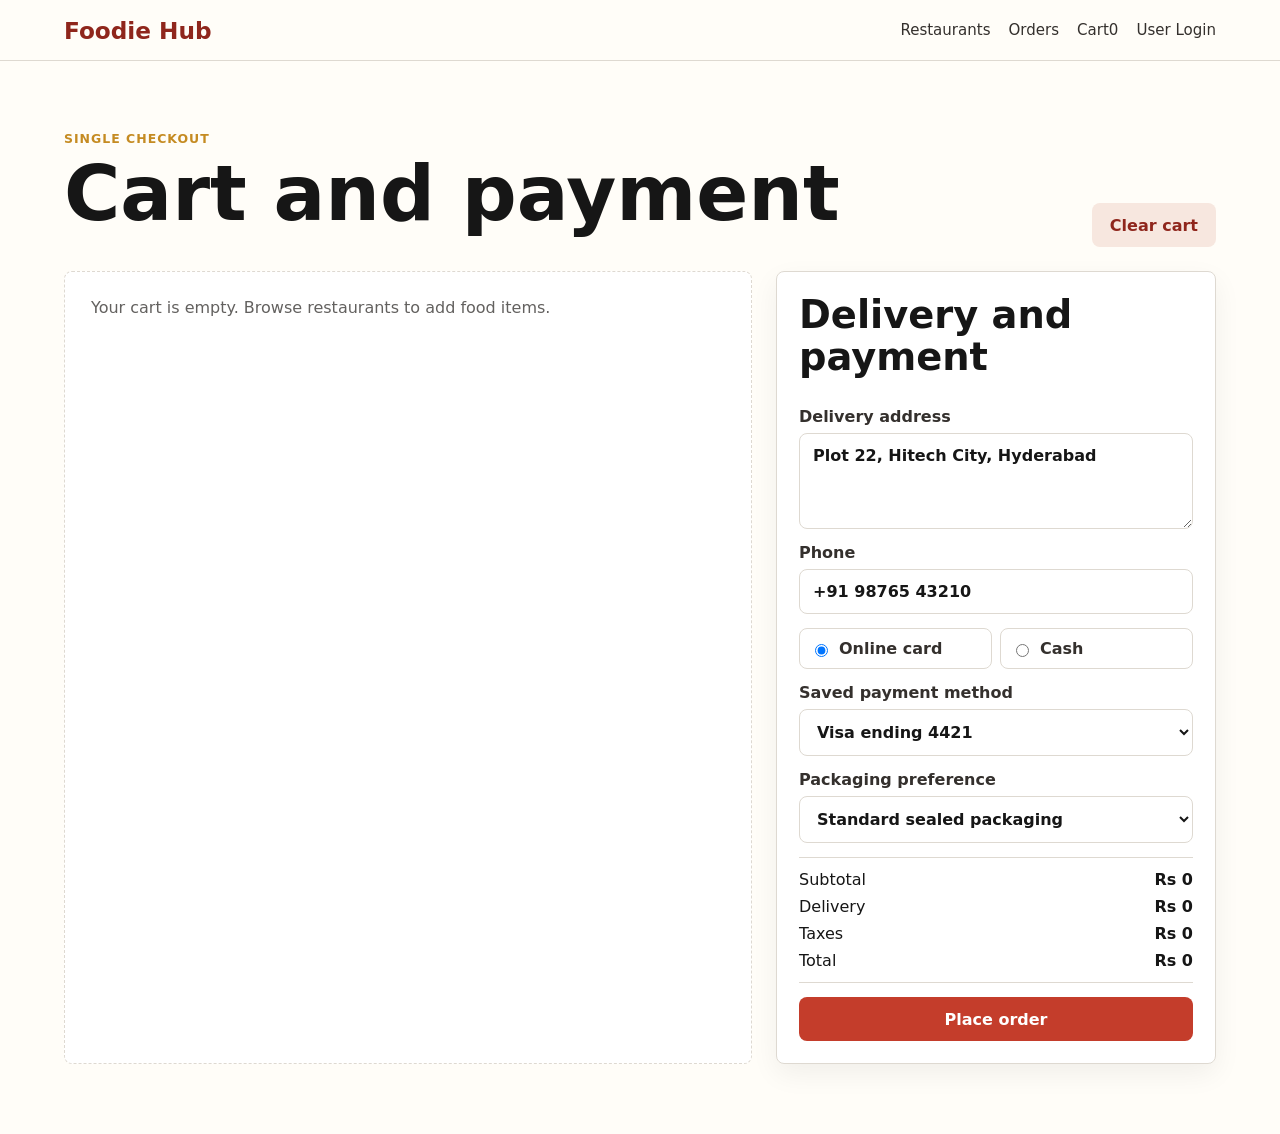
<file: cart.html>
<!doctype html>
<html lang="en">
<head>
  <meta charset="utf-8">
  <meta name="viewport" content="width=device-width, initial-scale=1">
  <title>Cart and Payment | Foodie Hub</title>
  <link rel="stylesheet" href="styles.css">
</head>
<body>
  <header class="topbar">
    <a class="brand" href="index.html">Foodie Hub</a>
    <nav class="navlinks" aria-label="Primary">
      <a href="index.html">Restaurants</a>
      <a href="orders.html">Orders</a>
      <a href="cart.html">Cart <span data-cart-count>0</span></a>
      <a href="login.html">User Login</a>
    </nav>
  </header>

  <main class="page-section">
    <div class="section-heading">
      <div>
        <p class="eyebrow">Single checkout</p>
        <h1>Cart and payment</h1>
      </div>
      <button class="secondary-button" data-clear-cart>Clear cart</button>
    </div>
    <section class="checkout-layout">
      <div class="cart-list" id="cartList"></div>
      <form class="form-card checkout-card" data-checkout-form>
        <h2>Delivery and payment</h2>
        <label>Delivery address<textarea name="address" required>Plot 22, Hitech City, Hyderabad</textarea></label>
        <label>Phone<input name="phone" type="tel" value="+91 98765 43210" required></label>
        <div class="radio-row">
          <label><input type="radio" name="payment" value="Online card" checked> Online card</label>
          <label><input type="radio" name="payment" value="Cash on delivery"> Cash</label>
        </div>
        <label>Saved payment method<select name="method"><option>Visa ending 4421</option><option>UPI: customer@upi</option><option>Pay at delivery</option></select></label>
        <label>Packaging preference<select name="packaging"><option>Standard sealed packaging</option><option>Eco-friendly packaging</option><option>Extra cutlery and napkins</option></select></label>
        <div class="totals" id="cartTotals"></div>
        <button type="submit">Place order</button>
      </form>
    </section>
  </main>

  <script src="app.js"></script>
</body>
</html>
</file>
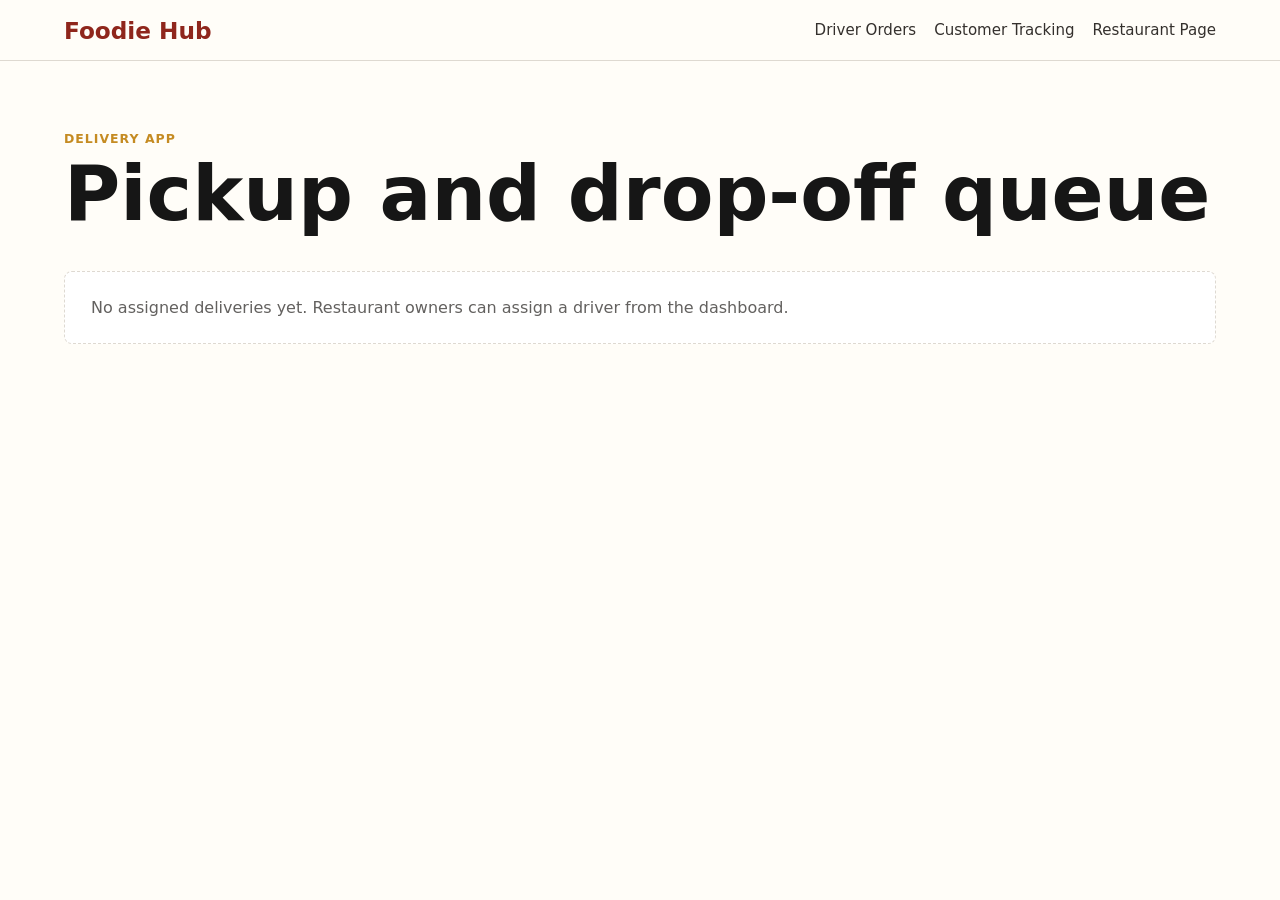
<file: driver.html>
<!doctype html>
<html lang="en">
<head>
  <meta charset="utf-8">
  <meta name="viewport" content="width=device-width, initial-scale=1">
  <title>Driver Orders | Foodie Hub</title>
  <link rel="stylesheet" href="styles.css">
</head>
<body>
  <header class="topbar">
    <a class="brand" href="index.html">Foodie Hub</a>
    <nav class="navlinks" aria-label="Primary">
      <a href="driver.html">Driver Orders</a>
      <a href="orders.html">Customer Tracking</a>
      <a href="restaurant-dashboard.html">Restaurant Page</a>
    </nav>
  </header>

  <main class="page-section">
    <div class="section-heading">
      <div>
        <p class="eyebrow">Delivery app</p>
        <h1>Pickup and drop-off queue</h1>
      </div>
    </div>
    <div id="driverOrders" class="orders-list"></div>
  </main>

  <script src="app.js"></script>
</body>
</html>
</file>
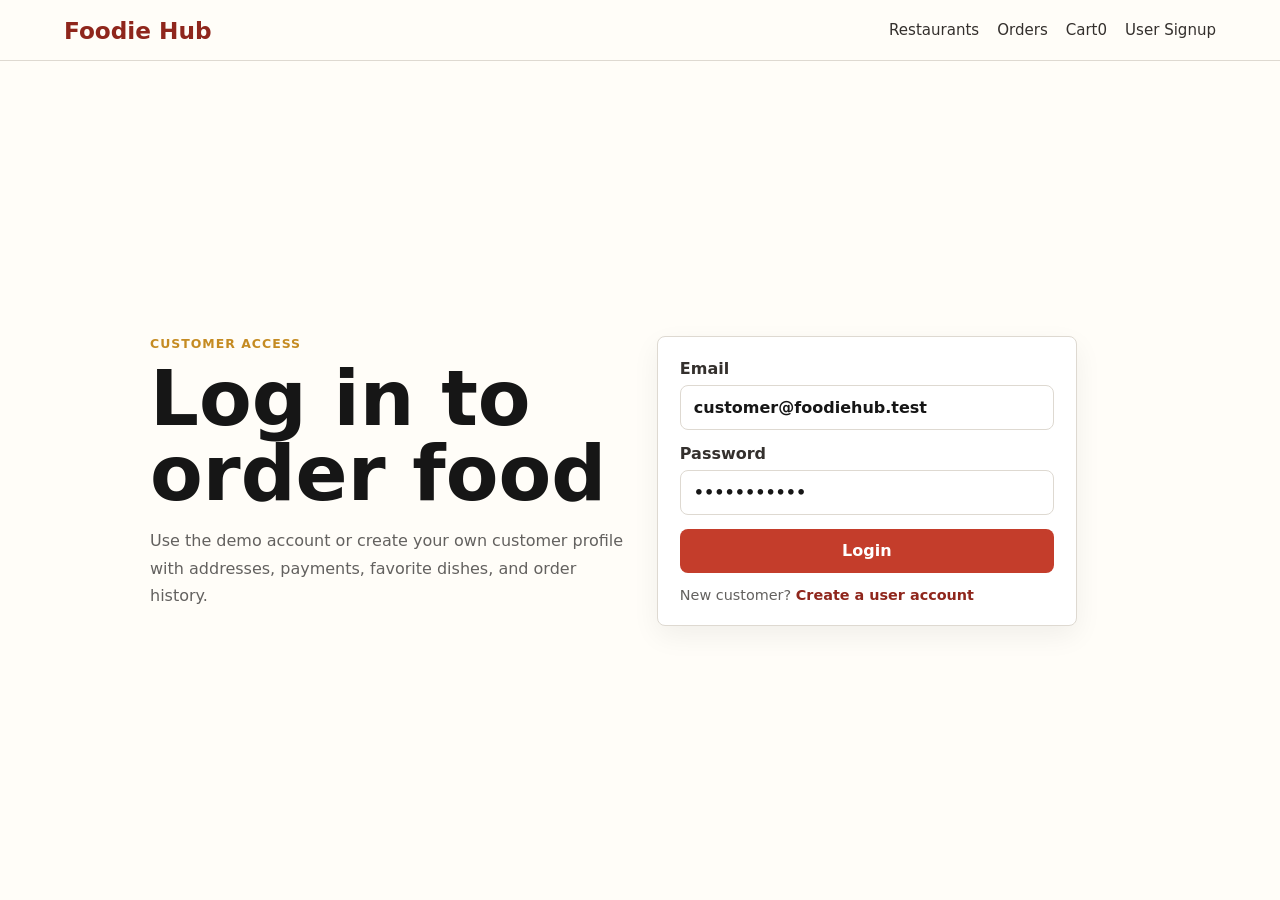
<file: login.html>
<!doctype html>
<html lang="en">
<head>
  <meta charset="utf-8">
  <meta name="viewport" content="width=device-width, initial-scale=1">
  <title>User Login | Foodie Hub</title>
  <link rel="stylesheet" href="styles.css">
</head>
<body>
  <header class="topbar">
    <a class="brand" href="index.html">Foodie Hub</a>
    <nav class="navlinks" aria-label="Primary">
      <a href="index.html">Restaurants</a>
      <a href="orders.html">Orders</a>
      <a href="cart.html">Cart <span data-cart-count>0</span></a>
      <a href="signup.html">User Signup</a>
    </nav>
  </header>

  <main class="auth-shell">
    <section class="auth-panel">
      <div>
        <p class="eyebrow">Customer access</p>
        <h1>Log in to order food</h1>
        <p class="body-copy">Use the demo account or create your own customer profile with addresses, payments, favorite dishes, and order history.</p>
      </div>
      <form class="form-card" data-auth-form="user-login">
        <label>Email<input name="email" type="email" value="customer@foodiehub.test" required></label>
        <label>Password<input name="password" type="password" value="customer123" required></label>
        <button type="submit">Login</button>
        <p class="small-text">New customer? <a href="signup.html">Create a user account</a></p>
      </form>
    </section>
  </main>

  <script src="app.js"></script>
</body>
</html>
</file>
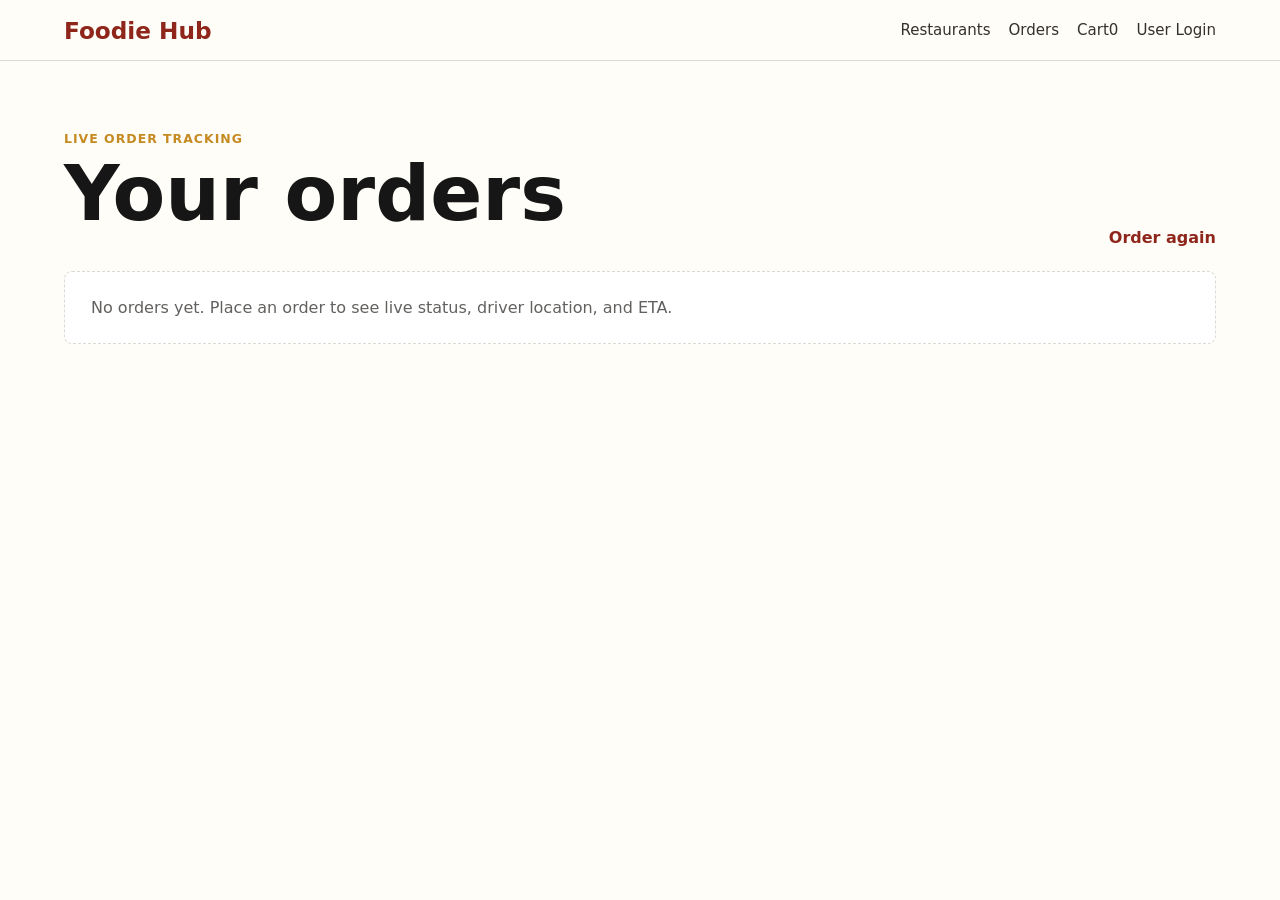
<file: orders.html>
<!doctype html>
<html lang="en">
<head>
  <meta charset="utf-8">
  <meta name="viewport" content="width=device-width, initial-scale=1">
  <title>Orders and Tracking | Foodie Hub</title>
  <link rel="stylesheet" href="styles.css">
</head>
<body>
  <header class="topbar">
    <a class="brand" href="index.html">Foodie Hub</a>
    <nav class="navlinks" aria-label="Primary">
      <a href="index.html">Restaurants</a>
      <a href="orders.html">Orders</a>
      <a href="cart.html">Cart <span data-cart-count>0</span></a>
      <a href="login.html">User Login</a>
    </nav>
  </header>

  <main class="page-section">
    <div class="section-heading">
      <div>
        <p class="eyebrow">Live order tracking</p>
        <h1>Your orders</h1>
      </div>
      <a class="text-link" href="index.html">Order again</a>
    </div>
    <div id="ordersList" class="orders-list"></div>
  </main>

  <script src="app.js"></script>
</body>
</html>
</file>
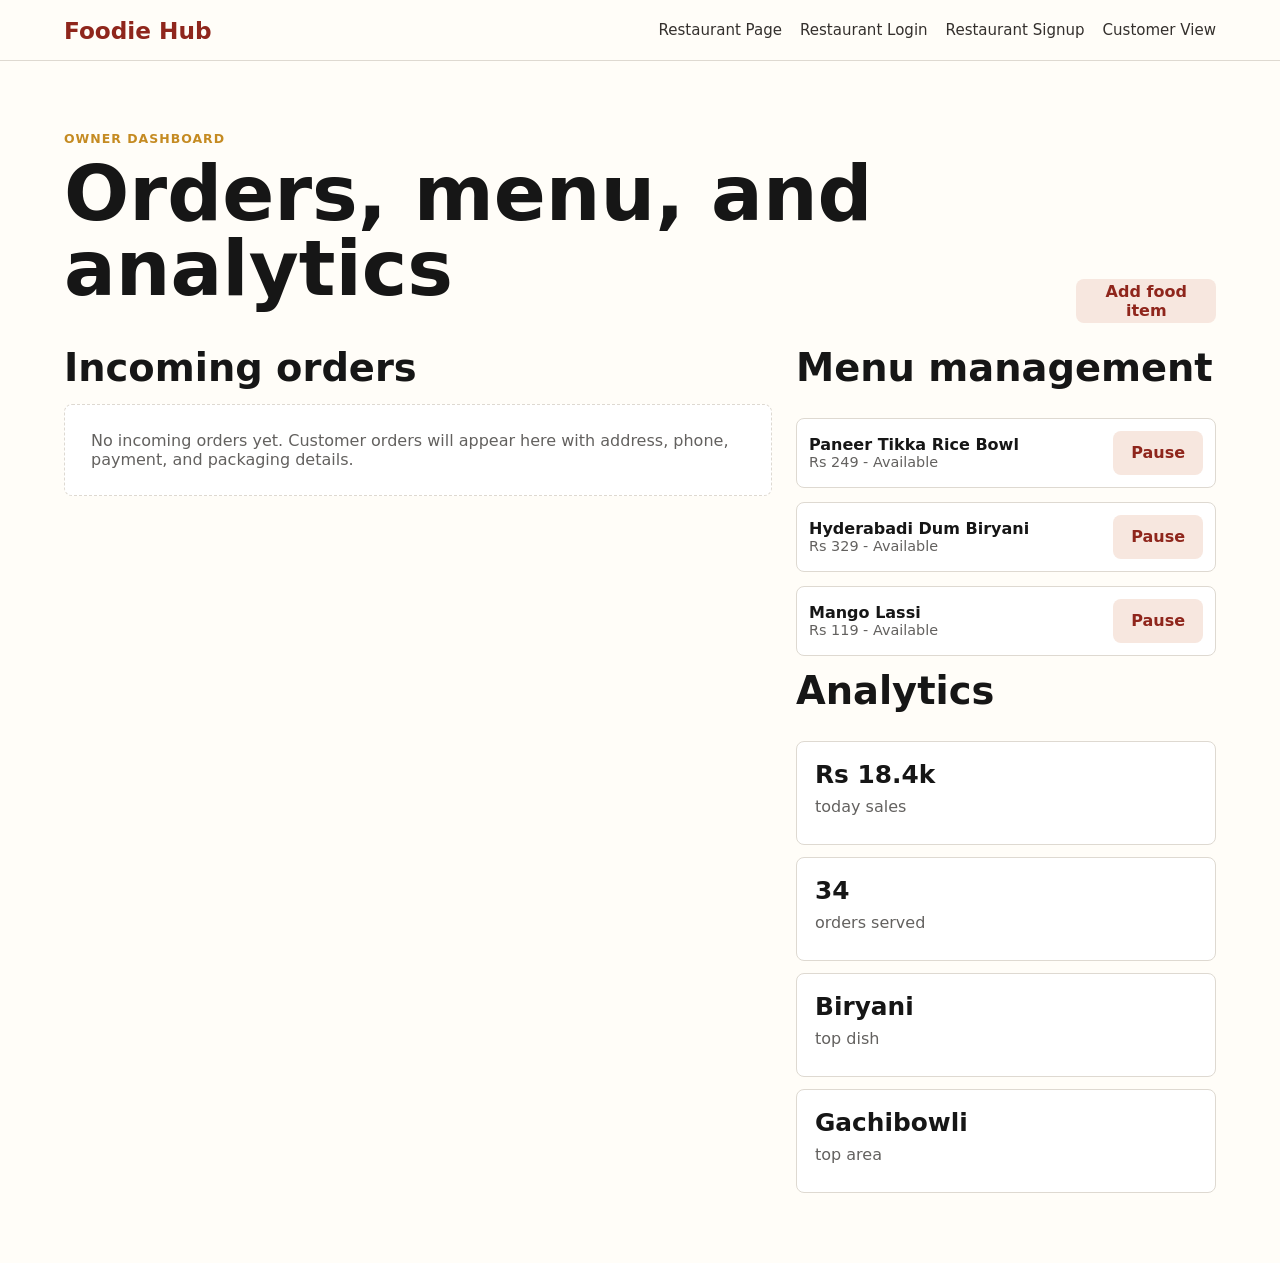
<file: restaurant-dashboard.html>
<!doctype html>
<html lang="en">
<head>
  <meta charset="utf-8">
  <meta name="viewport" content="width=device-width, initial-scale=1">
  <title>Restaurant Page | Foodie Hub</title>
  <link rel="stylesheet" href="styles.css">
</head>
<body>
  <header class="topbar">
    <a class="brand" href="index.html">Foodie Hub</a>
    <nav class="navlinks" aria-label="Primary">
      <a href="restaurant-dashboard.html">Restaurant Page</a>
      <a href="restaurant-login.html">Restaurant Login</a>
      <a href="restaurant-signup.html">Restaurant Signup</a>
      <a href="index.html">Customer View</a>
    </nav>
  </header>

  <main class="page-section">
    <div class="section-heading">
      <div>
        <p class="eyebrow">Owner dashboard</p>
        <h1>Orders, menu, and analytics</h1>
      </div>
      <button data-add-menu class="secondary-button">Add food item</button>
    </div>
    <section class="dashboard-grid">
      <div>
        <h2>Incoming orders</h2>
        <div id="restaurantOrders" class="orders-list"></div>
      </div>
      <aside class="dashboard-side">
        <h2>Menu management</h2>
        <div id="ownerMenu" class="owner-menu"></div>
        <h2>Analytics</h2>
        <div class="insight-grid stacked">
          <div><strong>Rs 18.4k</strong><span>today sales</span></div>
          <div><strong>34</strong><span>orders served</span></div>
          <div><strong>Biryani</strong><span>top dish</span></div>
          <div><strong>Gachibowli</strong><span>top area</span></div>
        </div>
      </aside>
    </section>
  </main>

  <script src="app.js"></script>
</body>
</html>
</file>
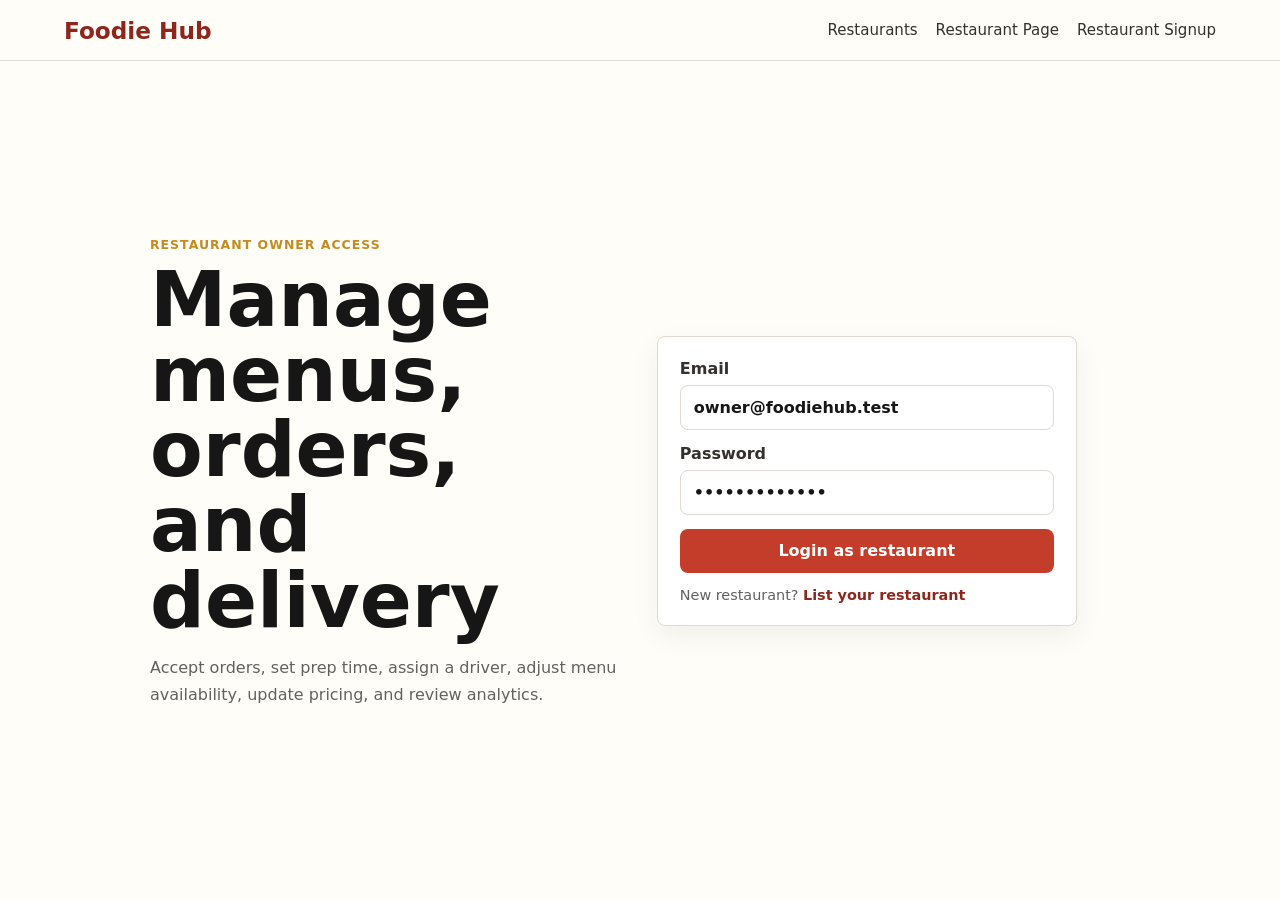
<file: restaurant-login.html>
<!doctype html>
<html lang="en">
<head>
  <meta charset="utf-8">
  <meta name="viewport" content="width=device-width, initial-scale=1">
  <title>Restaurant Login | Foodie Hub</title>
  <link rel="stylesheet" href="styles.css">
</head>
<body>
  <header class="topbar">
    <a class="brand" href="index.html">Foodie Hub</a>
    <nav class="navlinks" aria-label="Primary">
      <a href="index.html">Restaurants</a>
      <a href="restaurant-dashboard.html">Restaurant Page</a>
      <a href="restaurant-signup.html">Restaurant Signup</a>
    </nav>
  </header>

  <main class="auth-shell restaurant-auth">
    <section class="auth-panel">
      <div>
        <p class="eyebrow">Restaurant owner access</p>
        <h1>Manage menus, orders, and delivery</h1>
        <p class="body-copy">Accept orders, set prep time, assign a driver, adjust menu availability, update pricing, and review analytics.</p>
      </div>
      <form class="form-card" data-auth-form="restaurant-login">
        <label>Email<input name="email" type="email" value="owner@foodiehub.test" required></label>
        <label>Password<input name="password" type="password" value="restaurant123" required></label>
        <button type="submit">Login as restaurant</button>
        <p class="small-text">New restaurant? <a href="restaurant-signup.html">List your restaurant</a></p>
      </form>
    </section>
  </main>

  <script src="app.js"></script>
</body>
</html>
</file>
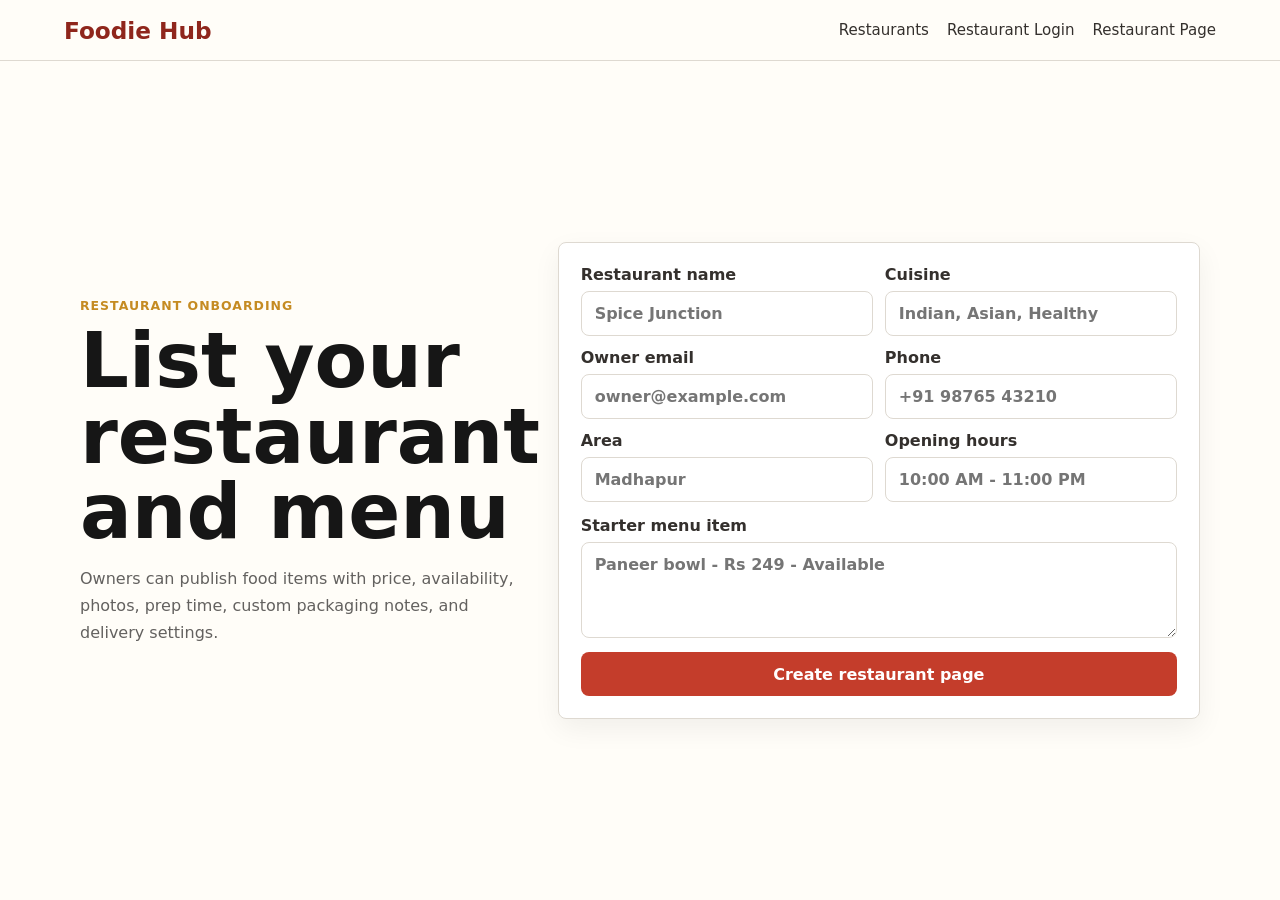
<file: restaurant-signup.html>
<!doctype html>
<html lang="en">
<head>
  <meta charset="utf-8">
  <meta name="viewport" content="width=device-width, initial-scale=1">
  <title>Restaurant Signup | Foodie Hub</title>
  <link rel="stylesheet" href="styles.css">
</head>
<body>
  <header class="topbar">
    <a class="brand" href="index.html">Foodie Hub</a>
    <nav class="navlinks" aria-label="Primary">
      <a href="index.html">Restaurants</a>
      <a href="restaurant-login.html">Restaurant Login</a>
      <a href="restaurant-dashboard.html">Restaurant Page</a>
    </nav>
  </header>

  <main class="auth-shell restaurant-auth">
    <section class="auth-panel wide-auth">
      <div>
        <p class="eyebrow">Restaurant onboarding</p>
        <h1>List your restaurant and menu</h1>
        <p class="body-copy">Owners can publish food items with price, availability, photos, prep time, custom packaging notes, and delivery settings.</p>
      </div>
      <form class="form-card" data-auth-form="restaurant-signup">
        <div class="form-grid">
          <label>Restaurant name<input name="name" type="text" placeholder="Spice Junction" required></label>
          <label>Cuisine<input name="cuisine" type="text" placeholder="Indian, Asian, Healthy" required></label>
          <label>Owner email<input name="email" type="email" placeholder="owner@example.com" required></label>
          <label>Phone<input name="phone" type="tel" placeholder="+91 98765 43210" required></label>
          <label>Area<input name="area" type="text" placeholder="Madhapur" required></label>
          <label>Opening hours<input name="hours" type="text" placeholder="10:00 AM - 11:00 PM" required></label>
        </div>
        <label>Starter menu item<textarea name="menu" placeholder="Paneer bowl - Rs 249 - Available" required></textarea></label>
        <button type="submit">Create restaurant page</button>
      </form>
    </section>
  </main>

  <script src="app.js"></script>
</body>
</html>
</file>
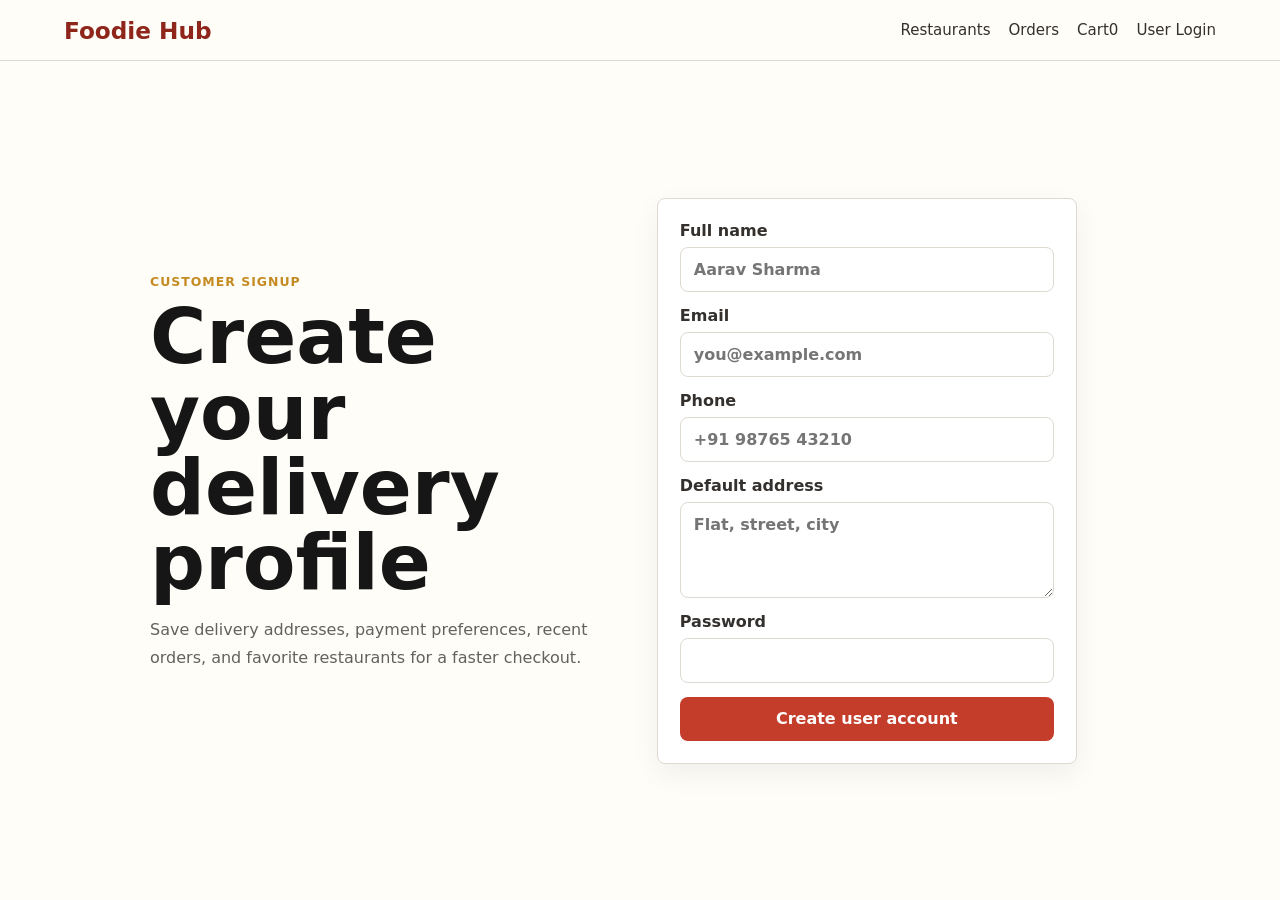
<file: signup.html>
<!doctype html>
<html lang="en">
<head>
  <meta charset="utf-8">
  <meta name="viewport" content="width=device-width, initial-scale=1">
  <title>User Signup | Foodie Hub</title>
  <link rel="stylesheet" href="styles.css">
</head>
<body>
  <header class="topbar">
    <a class="brand" href="index.html">Foodie Hub</a>
    <nav class="navlinks" aria-label="Primary">
      <a href="index.html">Restaurants</a>
      <a href="orders.html">Orders</a>
      <a href="cart.html">Cart <span data-cart-count>0</span></a>
      <a href="login.html">User Login</a>
    </nav>
  </header>

  <main class="auth-shell">
    <section class="auth-panel">
      <div>
        <p class="eyebrow">Customer signup</p>
        <h1>Create your delivery profile</h1>
        <p class="body-copy">Save delivery addresses, payment preferences, recent orders, and favorite restaurants for a faster checkout.</p>
      </div>
      <form class="form-card" data-auth-form="user-signup">
        <label>Full name<input name="name" type="text" placeholder="Aarav Sharma" required></label>
        <label>Email<input name="email" type="email" placeholder="you@example.com" required></label>
        <label>Phone<input name="phone" type="tel" placeholder="+91 98765 43210" required></label>
        <label>Default address<textarea name="address" placeholder="Flat, street, city" required></textarea></label>
        <label>Password<input name="password" type="password" minlength="6" required></label>
        <button type="submit">Create user account</button>
      </form>
    </section>
  </main>

  <script src="app.js"></script>
</body>
</html>
</file>
<file: styles.css>
:root {
  --ink: #161616;
  --muted: #63615f;
  --line: #ded9d1;
  --paper: #fffdf8;
  --band: #f4f0e8;
  --accent: #c43d2b;
  --accent-dark: #8f261c;
  --fresh: #167a5b;
  --gold: #c58b22;
  --shadow: 0 18px 50px rgba(22, 22, 22, .12);
}

* { box-sizing: border-box; }

body {
  margin: 0;
  color: var(--ink);
  background: var(--paper);
  font-family: Inter, ui-sans-serif, system-ui, -apple-system, BlinkMacSystemFont, "Segoe UI", sans-serif;
}

a { color: inherit; text-decoration: none; }

button, input, textarea, select {
  font: inherit;
}

button {
  border: 0;
  cursor: pointer;
}

.topbar {
  position: sticky;
  top: 0;
  z-index: 10;
  display: flex;
  align-items: center;
  justify-content: space-between;
  gap: 20px;
  padding: 14px clamp(18px, 5vw, 64px);
  background: rgba(255, 253, 248, .94);
  border-bottom: 1px solid var(--line);
  backdrop-filter: blur(16px);
}

.brand {
  font-size: 1.45rem;
  font-weight: 850;
  color: var(--accent-dark);
}

.navlinks {
  display: flex;
  align-items: center;
  flex-wrap: wrap;
  justify-content: flex-end;
  gap: 8px 18px;
  color: #34302d;
  font-size: .94rem;
}

.navlinks a {
  min-height: 32px;
  display: inline-flex;
  align-items: center;
}

.hero {
  min-height: 68vh;
  display: grid;
  align-items: end;
  padding: clamp(32px, 7vw, 78px);
  color: white;
  background-size: cover;
  background-position: center;
  position: relative;
}

.hero::before {
  content: "";
  position: absolute;
  inset: 0;
  background: linear-gradient(90deg, rgba(14, 11, 9, .78), rgba(14, 11, 9, .36), rgba(14, 11, 9, .1));
}

.hero-food {
  background-image: url("https://images.unsplash.com/photo-1504674900247-0877df9cc836?auto=format&fit=crop&w=1800&q=82");
}

.hero-content {
  position: relative;
  max-width: 720px;
}

.eyebrow {
  margin: 0 0 10px;
  color: var(--gold);
  font-size: .78rem;
  font-weight: 800;
  letter-spacing: .08em;
  text-transform: uppercase;
}

.hero .eyebrow { color: #ffd16b; }

h1, h2, h3, p { margin-top: 0; }

h1 {
  margin-bottom: 16px;
  font-size: clamp(2.3rem, 6vw, 5rem);
  line-height: .98;
  letter-spacing: 0;
}

h2 {
  margin-bottom: 16px;
  font-size: clamp(1.45rem, 3vw, 2.4rem);
  line-height: 1.08;
}

h3 {
  margin-bottom: 8px;
  font-size: 1.12rem;
}

.hero p:not(.eyebrow) {
  max-width: 620px;
  color: rgba(255,255,255,.88);
  font-size: 1.1rem;
  line-height: 1.6;
}

.search-row {
  display: grid;
  grid-template-columns: 1fr auto;
  gap: 10px;
  max-width: 650px;
  margin-top: 26px;
}

input, textarea, select {
  width: 100%;
  border: 1px solid var(--line);
  border-radius: 8px;
  padding: 12px 13px;
  color: var(--ink);
  background: white;
}

textarea {
  min-height: 96px;
  resize: vertical;
}

.search-row input {
  min-height: 52px;
  border-color: rgba(255,255,255,.55);
  background: rgba(255,255,255,.95);
}

button, .search-row button, .form-card button, .primary-button {
  min-height: 44px;
  border-radius: 8px;
  padding: 0 18px;
  color: white;
  background: var(--accent);
  font-weight: 750;
}

button:hover, .primary-button:hover {
  background: var(--accent-dark);
}

.secondary-button {
  color: var(--accent-dark);
  background: #f7e7df;
}

.secondary-button:hover {
  background: #efd3c7;
}

.text-link {
  color: var(--accent-dark);
  font-weight: 800;
}

.page-section {
  padding: clamp(30px, 6vw, 70px) clamp(18px, 5vw, 64px);
}

.compact-section { padding-top: 44px; }

.muted-band {
  background: var(--band);
}

.section-heading {
  display: flex;
  align-items: end;
  justify-content: space-between;
  gap: 18px;
  margin-bottom: 24px;
}

.body-copy {
  color: var(--muted);
  line-height: 1.7;
}

.segmented {
  display: flex;
  flex-wrap: wrap;
  gap: 6px;
  padding: 5px;
  background: white;
  border: 1px solid var(--line);
  border-radius: 8px;
}

.segmented button {
  min-height: 34px;
  padding: 0 12px;
  color: var(--muted);
  background: transparent;
}

.segmented button.active {
  color: white;
  background: var(--accent);
}

.restaurant-grid, .menu-grid {
  display: grid;
  grid-template-columns: repeat(auto-fit, minmax(250px, 1fr));
  gap: 18px;
}

.restaurant-card, .dish-card, .order-card, .form-card {
  border: 1px solid var(--line);
  border-radius: 8px;
  background: white;
  box-shadow: 0 10px 28px rgba(22, 22, 22, .06);
}

.restaurant-card {
  overflow: hidden;
}

.restaurant-card img, .dish-card img {
  width: 100%;
  height: 178px;
  display: block;
  object-fit: cover;
}

.restaurant-card .card-body, .dish-card .card-body {
  padding: 16px;
}

.meta-row {
  display: flex;
  flex-wrap: wrap;
  gap: 8px;
  margin-bottom: 10px;
  color: var(--muted);
  font-size: .9rem;
}

.pill {
  display: inline-flex;
  align-items: center;
  min-height: 26px;
  padding: 0 9px;
  border-radius: 999px;
  background: #eef7f3;
  color: var(--fresh);
  font-size: .82rem;
  font-weight: 750;
}

.price {
  font-weight: 850;
  color: var(--accent-dark);
}

.two-column {
  display: grid;
  grid-template-columns: minmax(0, .9fr) minmax(0, 1.1fr);
  gap: 30px;
  align-items: start;
}

.insight-grid {
  display: grid;
  grid-template-columns: repeat(2, minmax(0, 1fr));
  gap: 12px;
}

.insight-grid div {
  min-height: 104px;
  padding: 18px;
  border: 1px solid var(--line);
  border-radius: 8px;
  background: white;
}

.insight-grid strong {
  display: block;
  margin-bottom: 8px;
  font-size: 1.55rem;
}

.insight-grid span {
  color: var(--muted);
}

.auth-shell {
  min-height: calc(100vh - 61px);
  display: grid;
  place-items: center;
  padding: clamp(24px, 6vw, 72px);
  background:
    linear-gradient(90deg, rgba(255,253,248,.96), rgba(255,253,248,.78)),
    url("https://images.unsplash.com/photo-1555396273-367ea4eb4db5?auto=format&fit=crop&w=1600&q=80") center/cover;
}

.restaurant-auth {
  background:
    linear-gradient(90deg, rgba(255,253,248,.96), rgba(255,253,248,.78)),
    url("https://images.unsplash.com/photo-1517248135467-4c7edcad34c4?auto=format&fit=crop&w=1600&q=80") center/cover;
}

.auth-panel {
  width: min(980px, 100%);
  display: grid;
  grid-template-columns: minmax(0, .9fr) minmax(320px, 420px);
  gap: 28px;
  align-items: center;
}

.wide-auth {
  width: min(1120px, 100%);
  grid-template-columns: minmax(0, .7fr) minmax(420px, 1fr);
}

.form-card {
  display: grid;
  gap: 14px;
  padding: 22px;
}

.form-card label {
  display: grid;
  gap: 7px;
  color: #34302d;
  font-weight: 700;
}

.small-text {
  margin: 0;
  color: var(--muted);
  font-size: .9rem;
}

.small-text a {
  color: var(--accent-dark);
  font-weight: 800;
}

.form-grid {
  display: grid;
  grid-template-columns: repeat(2, minmax(0, 1fr));
  gap: 12px;
}

.restaurant-hero {
  min-height: 360px;
  display: grid;
  align-items: end;
  padding: clamp(30px, 6vw, 70px) clamp(18px, 5vw, 64px);
  color: white;
  background-size: cover;
  background-position: center;
  position: relative;
}

.restaurant-hero::before {
  content: "";
  position: absolute;
  inset: 0;
  background: linear-gradient(90deg, rgba(14, 11, 9, .78), rgba(14, 11, 9, .22));
}

.restaurant-hero > div {
  position: relative;
  max-width: 760px;
}

.restaurant-hero h1 {
  margin-bottom: 10px;
}

.dish-card {
  overflow: hidden;
}

.dish-actions {
  display: flex;
  align-items: center;
  justify-content: space-between;
  gap: 12px;
  margin-top: 14px;
}

.review-list {
  display: grid;
  gap: 12px;
}

.review-list div {
  padding: 16px;
  border-radius: 8px;
  background: white;
  border: 1px solid var(--line);
}

.checkout-layout {
  display: grid;
  grid-template-columns: minmax(0, 1fr) minmax(330px, 440px);
  gap: 24px;
}

.cart-list, .orders-list, .owner-menu {
  display: grid;
  gap: 14px;
}

.cart-item {
  display: grid;
  grid-template-columns: 96px 1fr auto;
  gap: 14px;
  align-items: center;
  padding: 12px;
  border: 1px solid var(--line);
  border-radius: 8px;
  background: white;
}

.cart-item img {
  width: 96px;
  height: 76px;
  border-radius: 6px;
  object-fit: cover;
}

.quantity-controls {
  display: flex;
  align-items: center;
  gap: 8px;
}

.quantity-controls button {
  width: 34px;
  min-height: 34px;
  padding: 0;
}

.checkout-card {
  align-self: start;
  position: sticky;
  top: 86px;
}

.radio-row {
  display: grid;
  grid-template-columns: repeat(2, minmax(0, 1fr));
  gap: 8px;
}

.radio-row label {
  display: flex;
  align-items: center;
  gap: 8px;
  padding: 10px;
  border: 1px solid var(--line);
  border-radius: 8px;
}

.radio-row input {
  width: auto;
}

.totals {
  display: grid;
  gap: 8px;
  padding: 12px 0;
  border-top: 1px solid var(--line);
  border-bottom: 1px solid var(--line);
}

.totals div {
  display: flex;
  justify-content: space-between;
  gap: 12px;
}

.order-card {
  padding: 18px;
}

.order-header {
  display: flex;
  justify-content: space-between;
  gap: 16px;
  margin-bottom: 14px;
}

.status-steps {
  display: grid;
  grid-template-columns: repeat(4, minmax(0, 1fr));
  gap: 8px;
  margin: 16px 0;
}

.status-steps span {
  min-height: 40px;
  display: grid;
  place-items: center;
  border-radius: 8px;
  border: 1px solid var(--line);
  color: var(--muted);
  text-align: center;
  font-size: .86rem;
}

.status-steps span.done {
  color: white;
  background: var(--fresh);
  border-color: var(--fresh);
}

.map-panel {
  position: relative;
  min-height: 210px;
  overflow: hidden;
  border-radius: 8px;
  border: 1px solid var(--line);
  background:
    linear-gradient(90deg, transparent 47%, rgba(22,22,22,.08) 48%, rgba(22,22,22,.08) 52%, transparent 53%),
    linear-gradient(0deg, transparent 47%, rgba(22,22,22,.08) 48%, rgba(22,22,22,.08) 52%, transparent 53%),
    #e9f1ed;
}

.route-line {
  position: absolute;
  left: 12%;
  top: 58%;
  width: 72%;
  height: 4px;
  border-radius: 999px;
  background: var(--fresh);
  transform: rotate(-9deg);
}

.driver-dot {
  position: absolute;
  top: 51%;
  left: var(--driver-left, 34%);
  width: 22px;
  height: 22px;
  border: 4px solid white;
  border-radius: 50%;
  background: var(--accent);
  box-shadow: var(--shadow);
  transition: left .4s ease;
}

.map-label {
  position: absolute;
  padding: 7px 9px;
  border-radius: 8px;
  background: white;
  box-shadow: 0 8px 18px rgba(22,22,22,.12);
  font-size: .84rem;
  font-weight: 800;
}

.map-label.restaurant { left: 8%; top: 62%; }
.map-label.home { right: 8%; top: 34%; }

.order-actions {
  display: flex;
  flex-wrap: wrap;
  gap: 8px;
  margin-top: 14px;
}

.dashboard-grid {
  display: grid;
  grid-template-columns: minmax(0, 1fr) minmax(320px, 420px);
  gap: 24px;
  align-items: start;
}

.dashboard-side {
  display: grid;
  gap: 14px;
}

.owner-menu-item {
  display: grid;
  grid-template-columns: 1fr auto;
  gap: 10px;
  align-items: center;
  padding: 12px;
  border: 1px solid var(--line);
  border-radius: 8px;
  background: white;
}

.stacked {
  grid-template-columns: 1fr;
}

.empty-state {
  padding: 26px;
  border: 1px dashed var(--line);
  border-radius: 8px;
  background: white;
  color: var(--muted);
}

@media (max-width: 860px) {
  .topbar {
    align-items: flex-start;
    flex-direction: column;
  }

  .hero {
    min-height: 620px;
  }

  .search-row,
  .auth-panel,
  .wide-auth,
  .two-column,
  .checkout-layout,
  .dashboard-grid {
    grid-template-columns: 1fr;
  }

  .section-heading {
    align-items: flex-start;
    flex-direction: column;
  }

  .checkout-card {
    position: static;
  }

  .status-steps {
    grid-template-columns: repeat(2, minmax(0, 1fr));
  }
}

@media (max-width: 560px) {
  h1 {
    font-size: 2.25rem;
  }

  .form-grid,
  .radio-row,
  .insight-grid {
    grid-template-columns: 1fr;
  }

  .cart-item {
    grid-template-columns: 82px 1fr;
  }

  .cart-item img {
    width: 82px;
    height: 72px;
  }

  .quantity-controls {
    grid-column: 1 / -1;
  }
}
</file>
